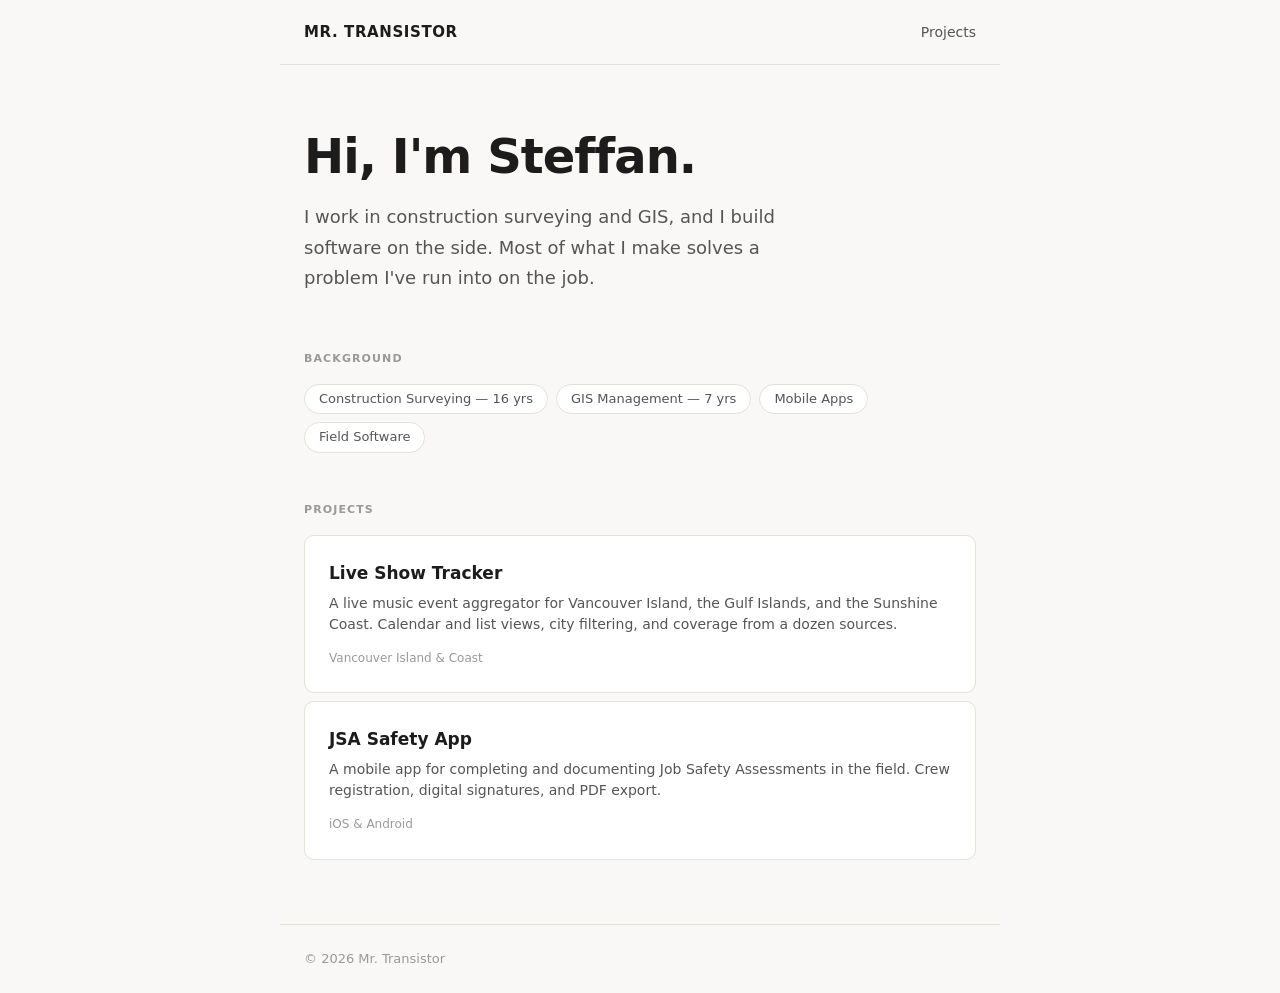
<file: index.html>
<!DOCTYPE html>
<html lang="en">
<head>
  <meta charset="UTF-8" />
  <meta name="viewport" content="width=device-width, initial-scale=1.0" />
  <title>Mr. Transistor</title>
  <meta name="description" content="Steffan builds field software on the side of a career in construction surveying and GIS — a mobile Job Safety Assessment app, and a live music event tracker for Vancouver Island and the coast." />
  <link rel="canonical" href="https://mrtransistor.ca/" />
  <meta property="og:type" content="website" />
  <meta property="og:site_name" content="Mr. Transistor" />
  <meta property="og:title" content="Mr. Transistor" />
  <meta property="og:description" content="Steffan builds field software on the side of a career in construction surveying and GIS — a mobile Job Safety Assessment app, and a live music event tracker for Vancouver Island and the coast." />
  <meta property="og:url" content="https://mrtransistor.ca/" />
  <link rel="icon" href="/favicon.svg" type="image/svg+xml" />
  <link rel="mask-icon" href="/favicon.svg" color="#1c1c1c" />
  <link rel="stylesheet" href="style.css" />
</head>
<body>

  <a class="skip-link" href="#main">Skip to content</a>

  <header>
    <a class="wordmark" href="/">MR. TRANSISTOR</a>
    <nav aria-label="Main">
      <a href="/projects/">Projects</a>
    </nav>
  </header>

  <main id="main">
    <div class="home-intro">
      <h1>Hi, I'm Steffan.</h1>
      <p>
        I work in construction surveying and GIS, and I build software on the side.
        Most of what I make solves a problem I've run into on the job.
      </p>
    </div>

    <div class="section-label">Background</div>
    <div class="tag-list">
      <span class="tag">Construction Surveying — 16 yrs</span>
      <span class="tag">GIS Management — 7 yrs</span>
      <span class="tag">Mobile Apps</span>
      <span class="tag">Field Software</span>
    </div>

    <div class="section-label">Projects</div>
    <div class="projects-grid">
      <a class="project-card" href="/projects/live-shows/">
        <h2>Live Show Tracker</h2>
        <p>A live music event aggregator for Vancouver Island, the Gulf Islands, and the Sunshine Coast. Calendar and list views, city filtering, and coverage from a dozen sources.</p>
        <div class="card-meta">Vancouver Island &amp; Coast</div>
      </a>
      <a class="project-card" href="/projects/job-safety-app/">
        <h2>JSA Safety App</h2>
        <p>A mobile app for completing and documenting Job Safety Assessments in the field. Crew registration, digital signatures, and PDF export.</p>
        <div class="card-meta">iOS &amp; Android</div>
      </a>
    </div>
  </main>

  <footer>
    &copy; 2026 Mr. Transistor
  </footer>

</body>
</html>
</file>
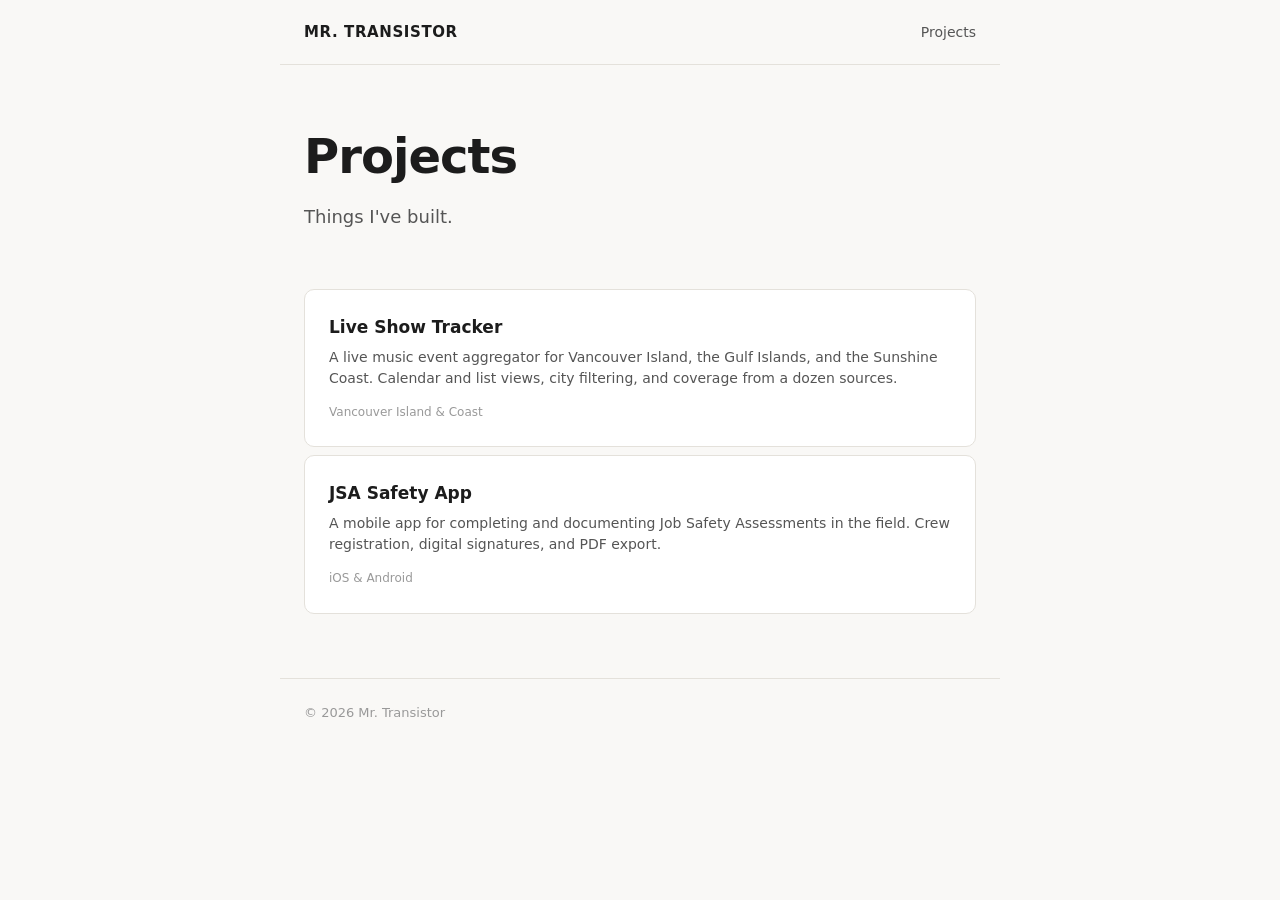
<file: projects/index.html>
<!DOCTYPE html>
<html lang="en">
<head>
  <meta charset="UTF-8" />
  <meta name="viewport" content="width=device-width, initial-scale=1.0" />
  <title>Projects — Mr. Transistor</title>
  <meta name="description" content="Two things I've built: the Live Show Tracker, a live music event aggregator for Vancouver Island, the Gulf Islands, and the Sunshine Coast; and a mobile Job Safety Assessment app for construction crews." />
  <link rel="canonical" href="https://mrtransistor.ca/projects/" />
  <meta property="og:type" content="website" />
  <meta property="og:site_name" content="Mr. Transistor" />
  <meta property="og:title" content="Projects" />
  <meta property="og:description" content="Two things I've built: the Live Show Tracker, a live music event aggregator for Vancouver Island, the Gulf Islands, and the Sunshine Coast; and a mobile Job Safety Assessment app for construction crews." />
  <meta property="og:url" content="https://mrtransistor.ca/projects/" />
  <link rel="icon" href="/favicon.svg" type="image/svg+xml" />
  <link rel="mask-icon" href="/favicon.svg" color="#1c1c1c" />
  <link rel="stylesheet" href="../style.css" />
</head>
<body>

  <a class="skip-link" href="#main">Skip to content</a>

  <header>
    <a class="wordmark" href="/">MR. TRANSISTOR</a>
    <nav aria-label="Main">
      <a href="/projects/" aria-current="page">Projects</a>
    </nav>
  </header>

  <main id="main">
    <div class="home-intro">
      <h1>Projects</h1>
      <p>Things I've built.</p>
    </div>

    <div class="projects-grid">
      <a class="project-card" href="/projects/live-shows/">
        <h2>Live Show Tracker</h2>
        <p>A live music event aggregator for Vancouver Island, the Gulf Islands, and the Sunshine Coast. Calendar and list views, city filtering, and coverage from a dozen sources.</p>
        <div class="card-meta">Vancouver Island &amp; Coast</div>
      </a>
      <a class="project-card" href="/projects/job-safety-app/">
        <h2>JSA Safety App</h2>
        <p>A mobile app for completing and documenting Job Safety Assessments in the field. Crew registration, digital signatures, and PDF export.</p>
        <div class="card-meta">iOS &amp; Android</div>
      </a>
    </div>
  </main>

  <footer>
    &copy; 2026 Mr. Transistor
  </footer>

</body>
</html>
</file>
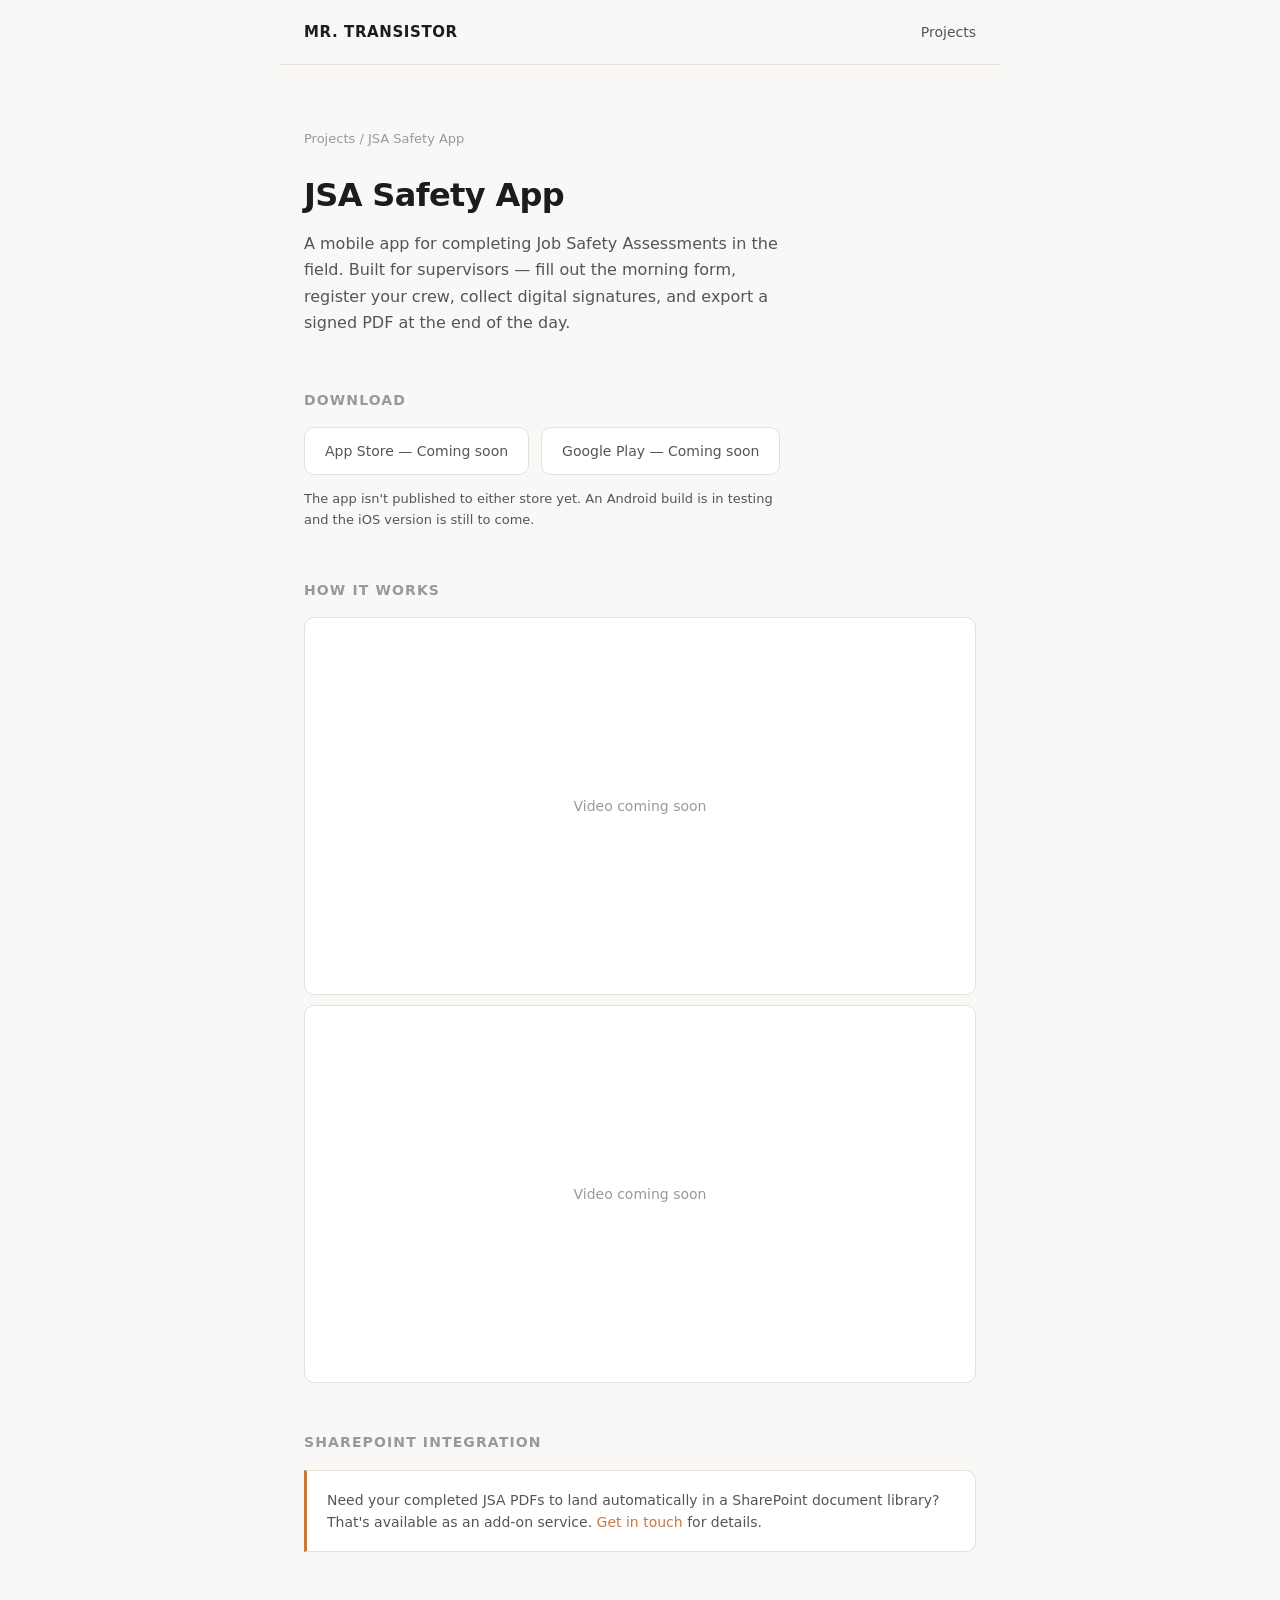
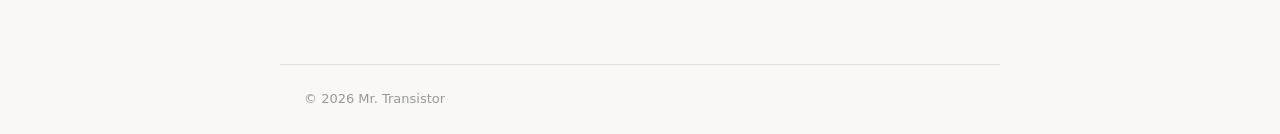
<file: projects/job-safety-app/index.html>
<!DOCTYPE html>
<html lang="en">
<head>
  <meta charset="UTF-8" />
  <meta name="viewport" content="width=device-width, initial-scale=1.0" />
  <title>JSA Safety App — Mr. Transistor</title>
  <meta name="description" content="A mobile app for completing Job Safety Assessments in the field: fill out the morning form, register your crew, collect digital signatures, and export a signed PDF. Optional SharePoint delivery add-on." />
  <link rel="canonical" href="https://mrtransistor.ca/projects/job-safety-app/" />
  <meta property="og:type" content="website" />
  <meta property="og:site_name" content="Mr. Transistor" />
  <meta property="og:title" content="JSA Safety App" />
  <meta property="og:description" content="A mobile app for completing Job Safety Assessments in the field: fill out the morning form, register your crew, collect digital signatures, and export a signed PDF. Optional SharePoint delivery add-on." />
  <meta property="og:url" content="https://mrtransistor.ca/projects/job-safety-app/" />
  <link rel="icon" href="/favicon.svg" type="image/svg+xml" />
  <link rel="mask-icon" href="/favicon.svg" color="#1c1c1c" />
  <link rel="stylesheet" href="../../style.css" />
</head>
<body>

  <a class="skip-link" href="#main">Skip to content</a>

  <header>
    <a class="wordmark" href="/">MR. TRANSISTOR</a>
    <nav aria-label="Main">
      <a href="/projects/">Projects</a>
    </nav>
  </header>

  <main id="main">
    <div class="breadcrumb">
      <a href="/projects/">Projects</a> / JSA Safety App
    </div>

    <div class="app-header">
      <h1>JSA Safety App</h1>
      <p>
        A mobile app for completing Job Safety Assessments in the field.
        Built for supervisors — fill out the morning form, register your crew,
        collect digital signatures, and export a signed PDF at the end of the day.
      </p>
    </div>

    <div class="app-section">
      <h2>Download</h2>
      <!-- Not on either store yet: an Android build exists, iOS has not been built.
           These are deliberately non-interactive labels, not links. Swap each one back
           to <a class="download-btn" href="STORE_URL"> once that listing is live. -->
      <div class="download-btns">
        <span class="download-btn is-soon">App Store &mdash; Coming soon</span>
        <span class="download-btn is-soon">Google Play &mdash; Coming soon</span>
      </div>
      <p class="app-note">
        The app isn't published to either store yet. An Android build is in testing
        and the iOS version is still to come.
      </p>
    </div>

    <div class="app-section">
      <h2>How it works</h2>
      <div class="video-placeholder">Video coming soon</div>
      <div class="video-placeholder">Video coming soon</div>
    </div>

    <div class="app-section">
      <h2>SharePoint Integration</h2>
      <div class="callout">
        <p>
          Need your completed JSA PDFs to land automatically in a SharePoint document library?
          That's available as an add-on service.
          <!-- TODO: mrtransistor.ca has NO MX records (confirmed 2026-09-26 against 8.8.8.8
               and 1.1.1.1), so mail to steffan@mrtransistor.ca bounces and never arrives.
               This is the site's only call to action. Either add MX records / email
               forwarding for the domain, or point this link at a mailbox that works. -->
          <a href="mailto:steffan@mrtransistor.ca">Get in touch</a> for details.
        </p>
      </div>
    </div>

  </main>

  <footer>
    &copy; 2026 Mr. Transistor
  </footer>

</body>
</html>
</file>
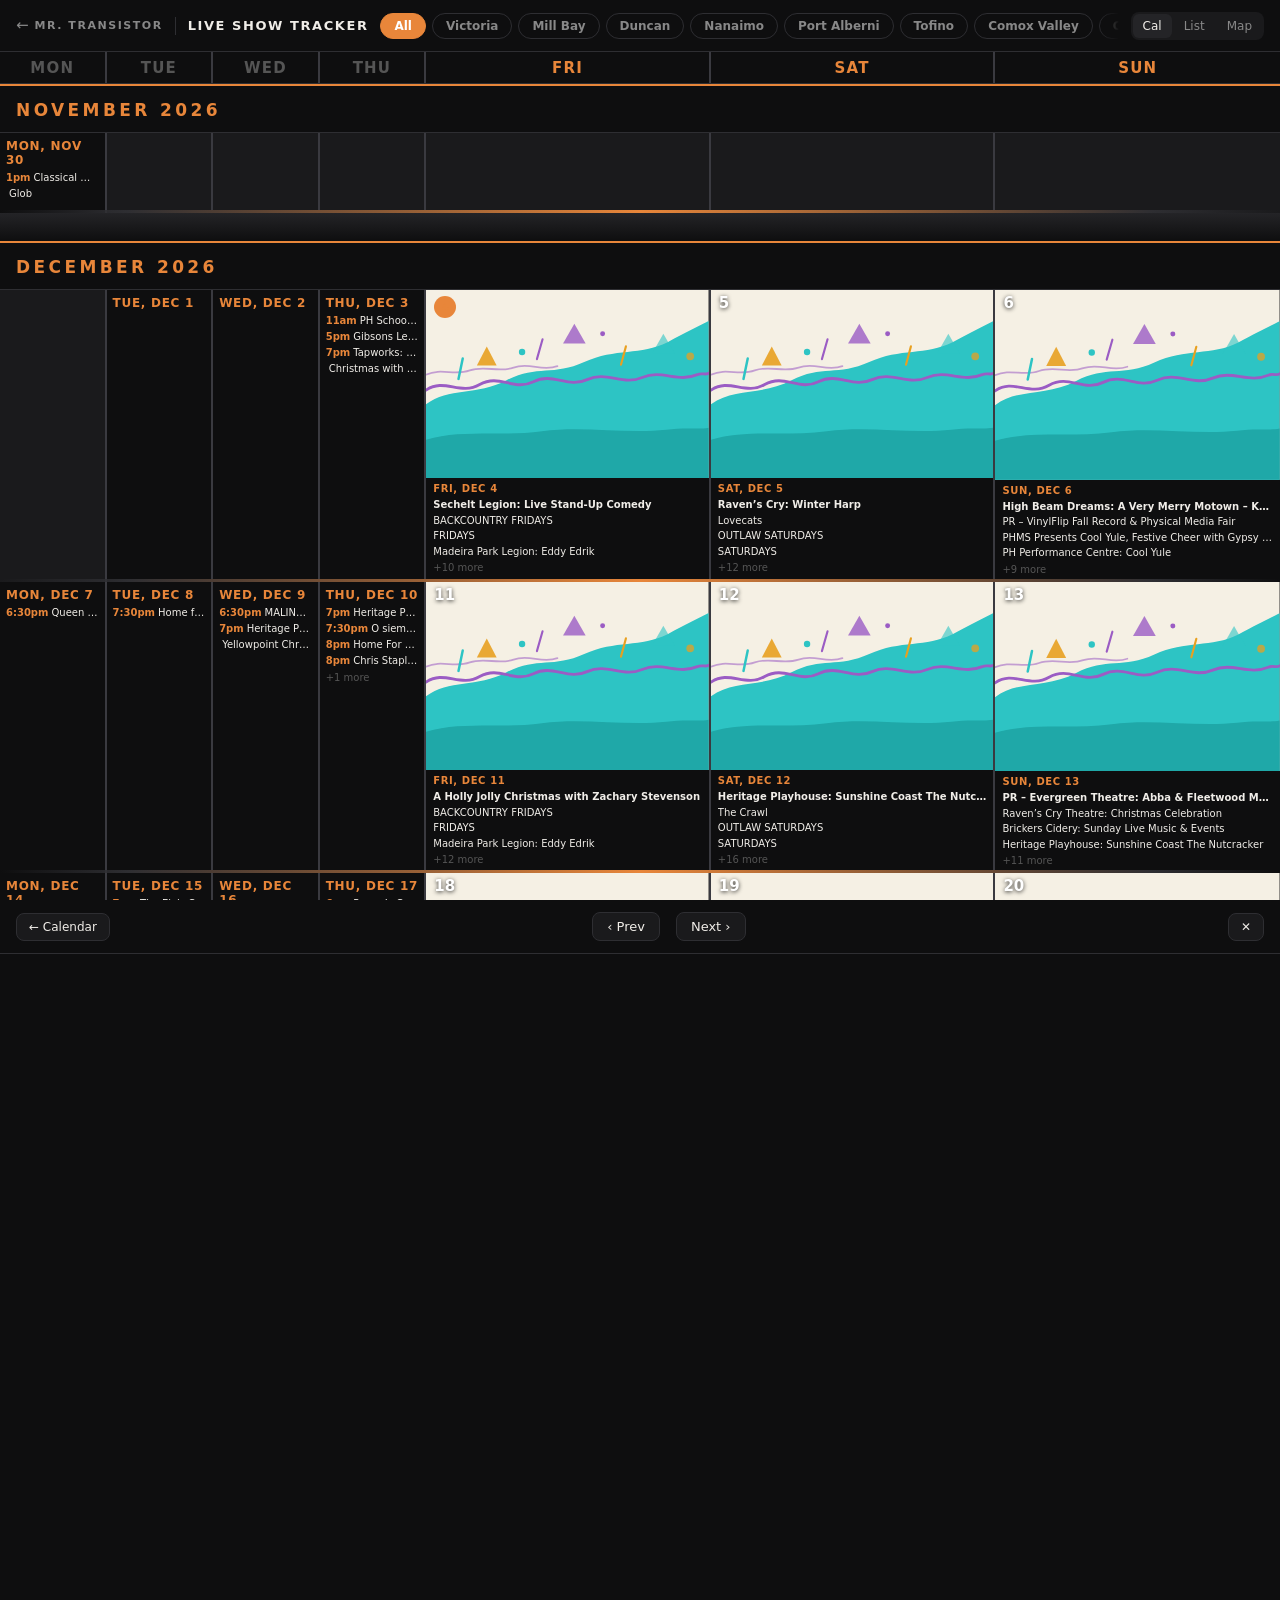
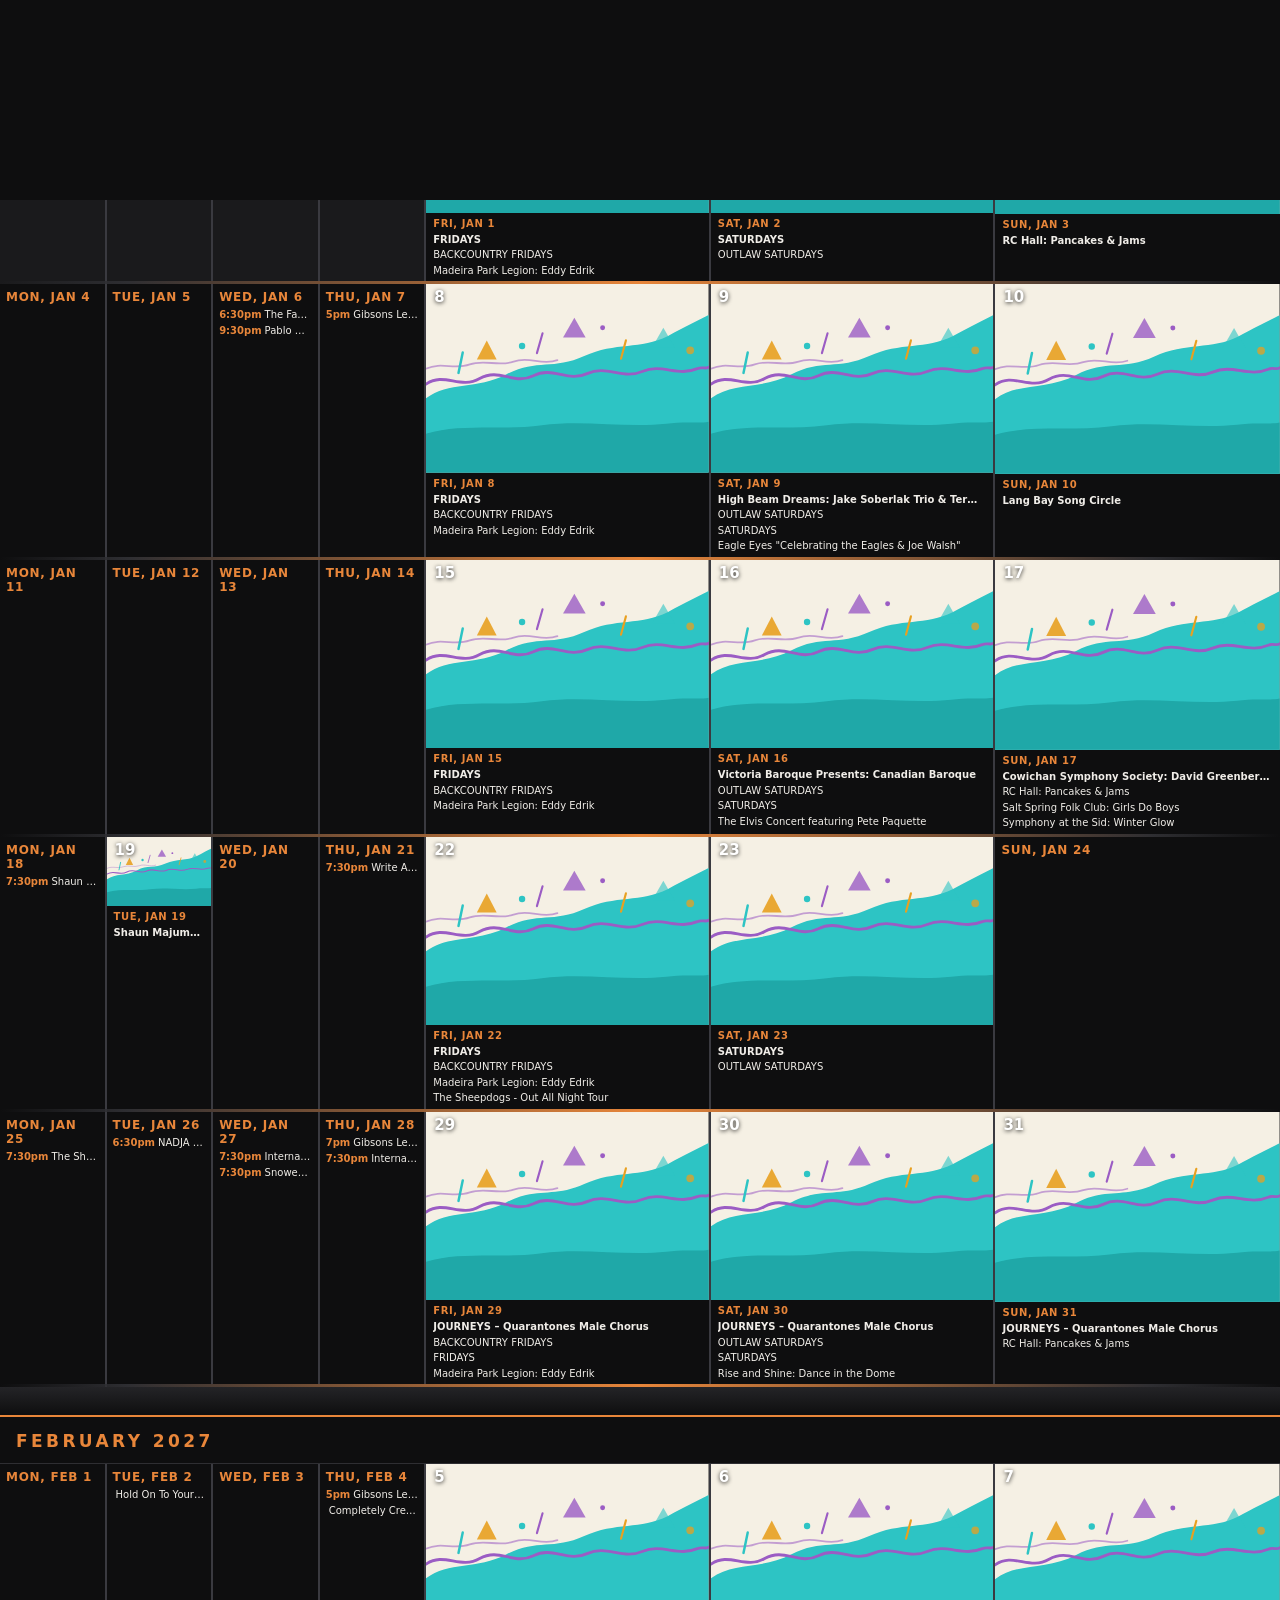
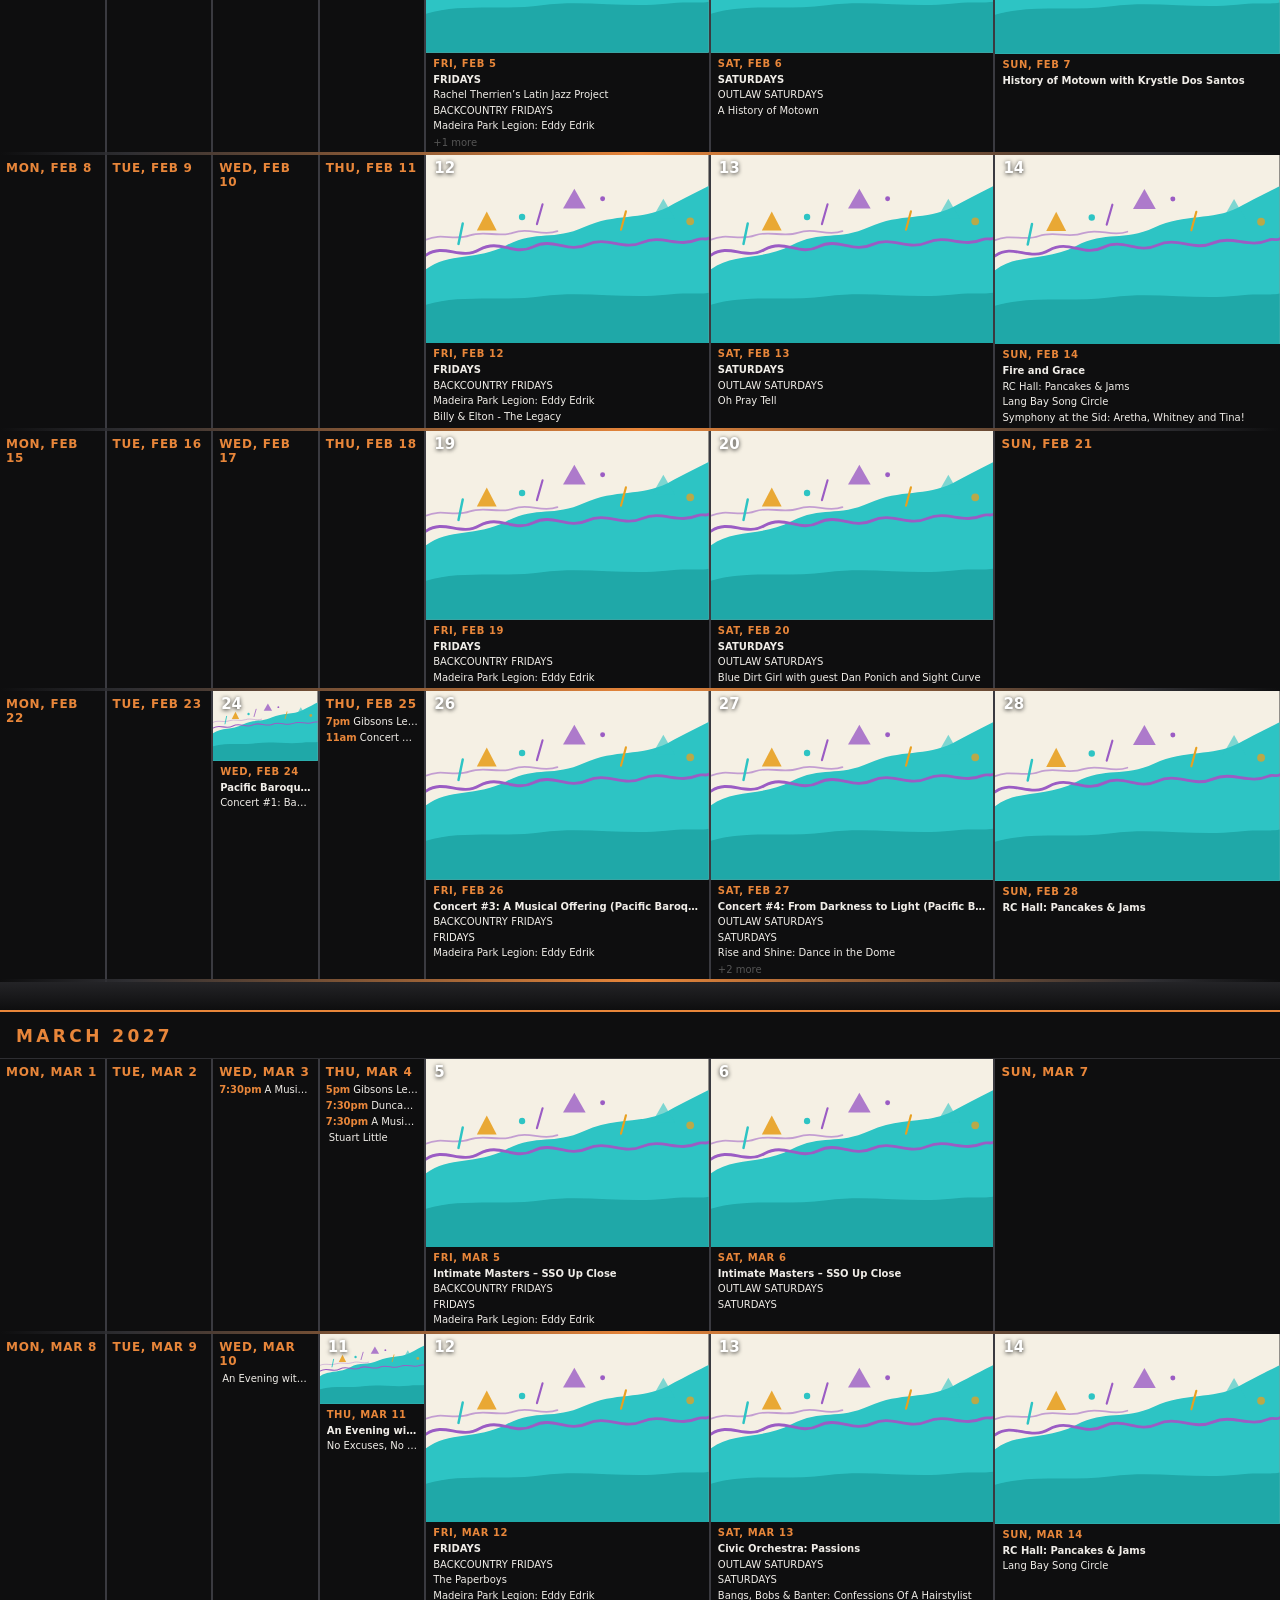
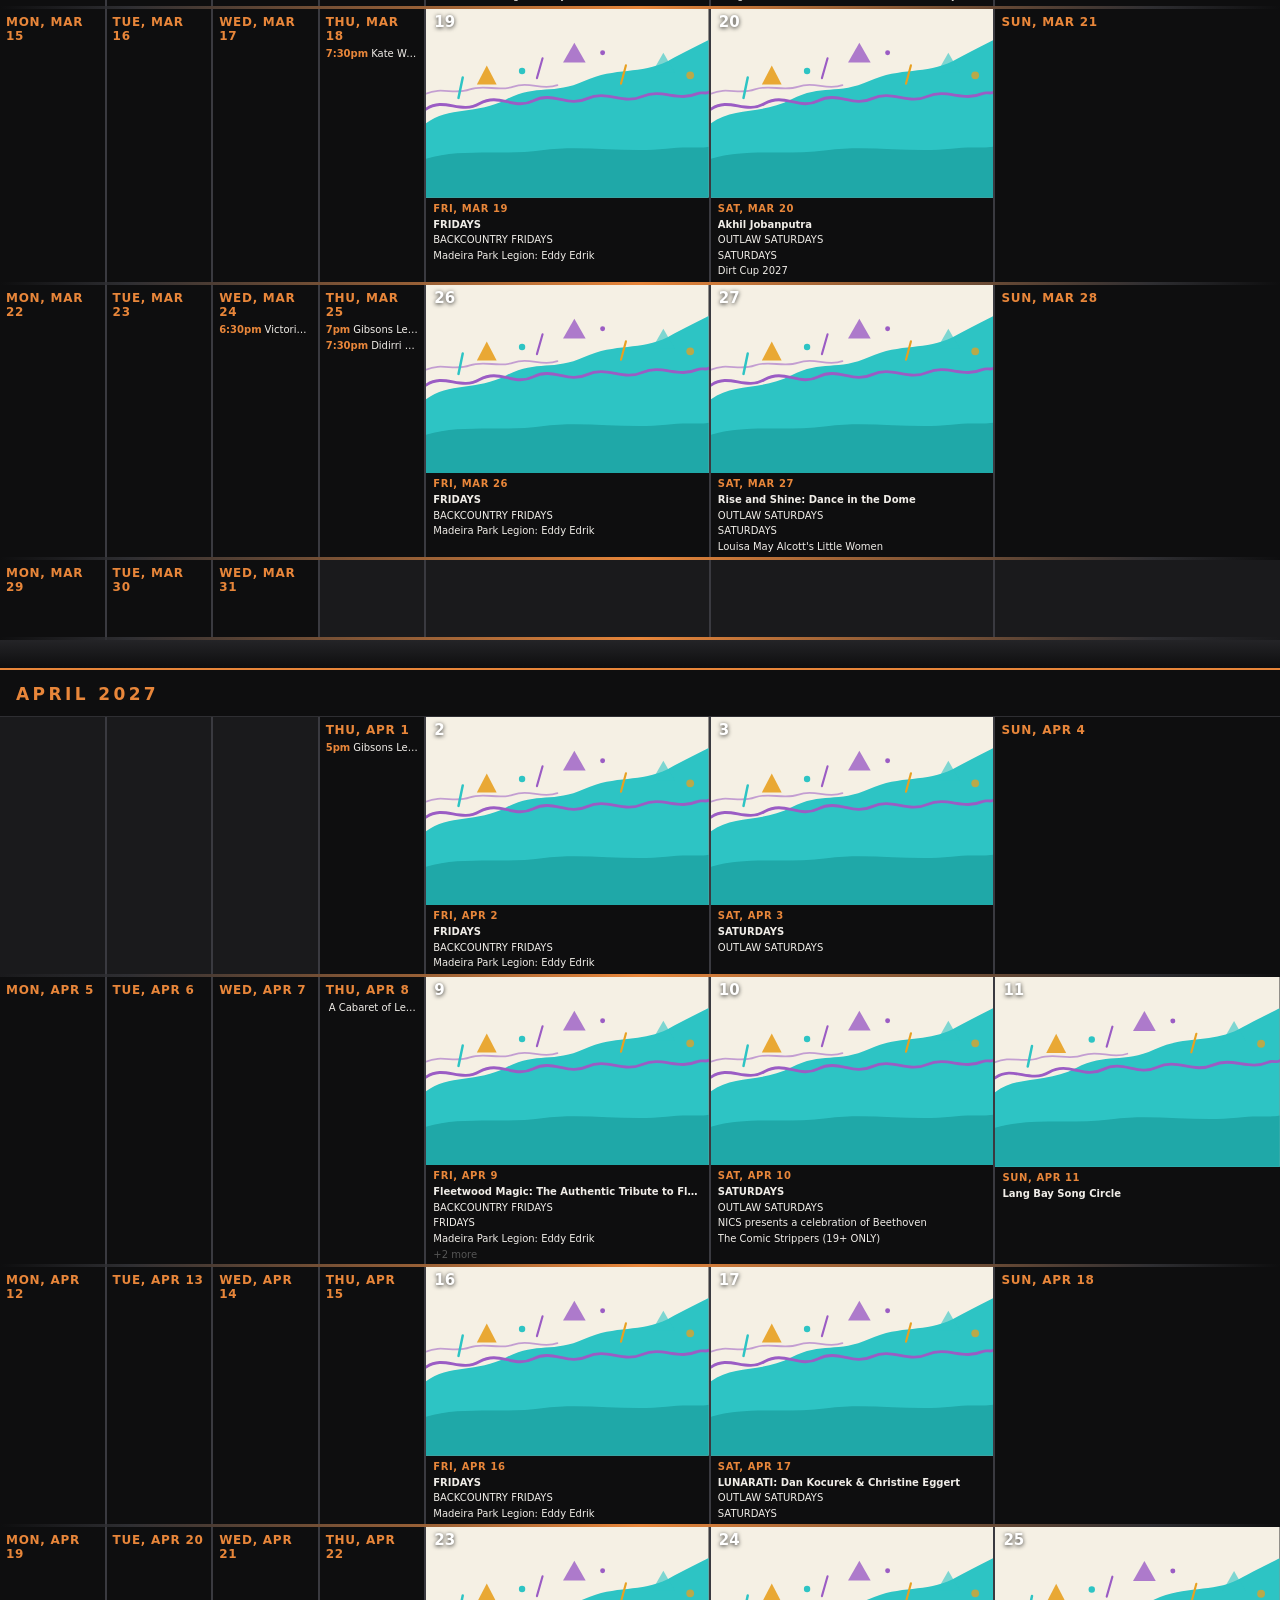
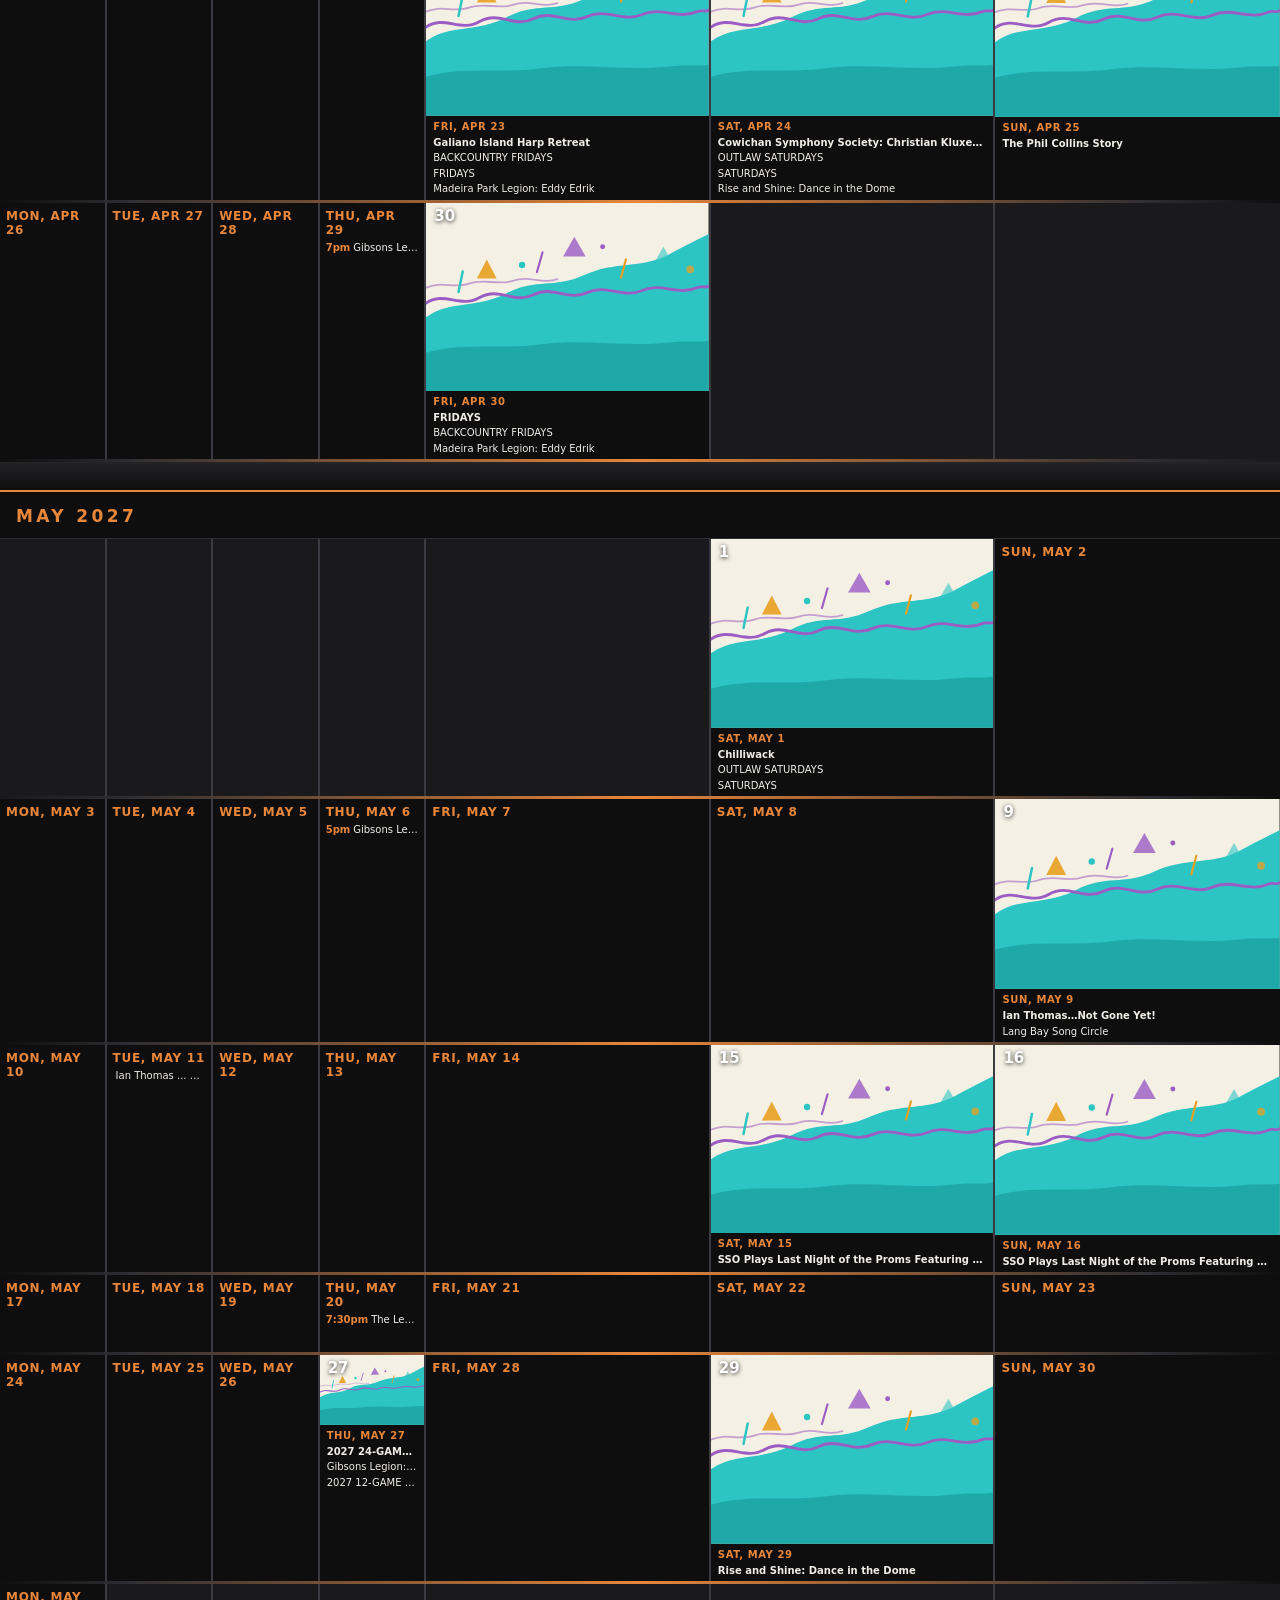
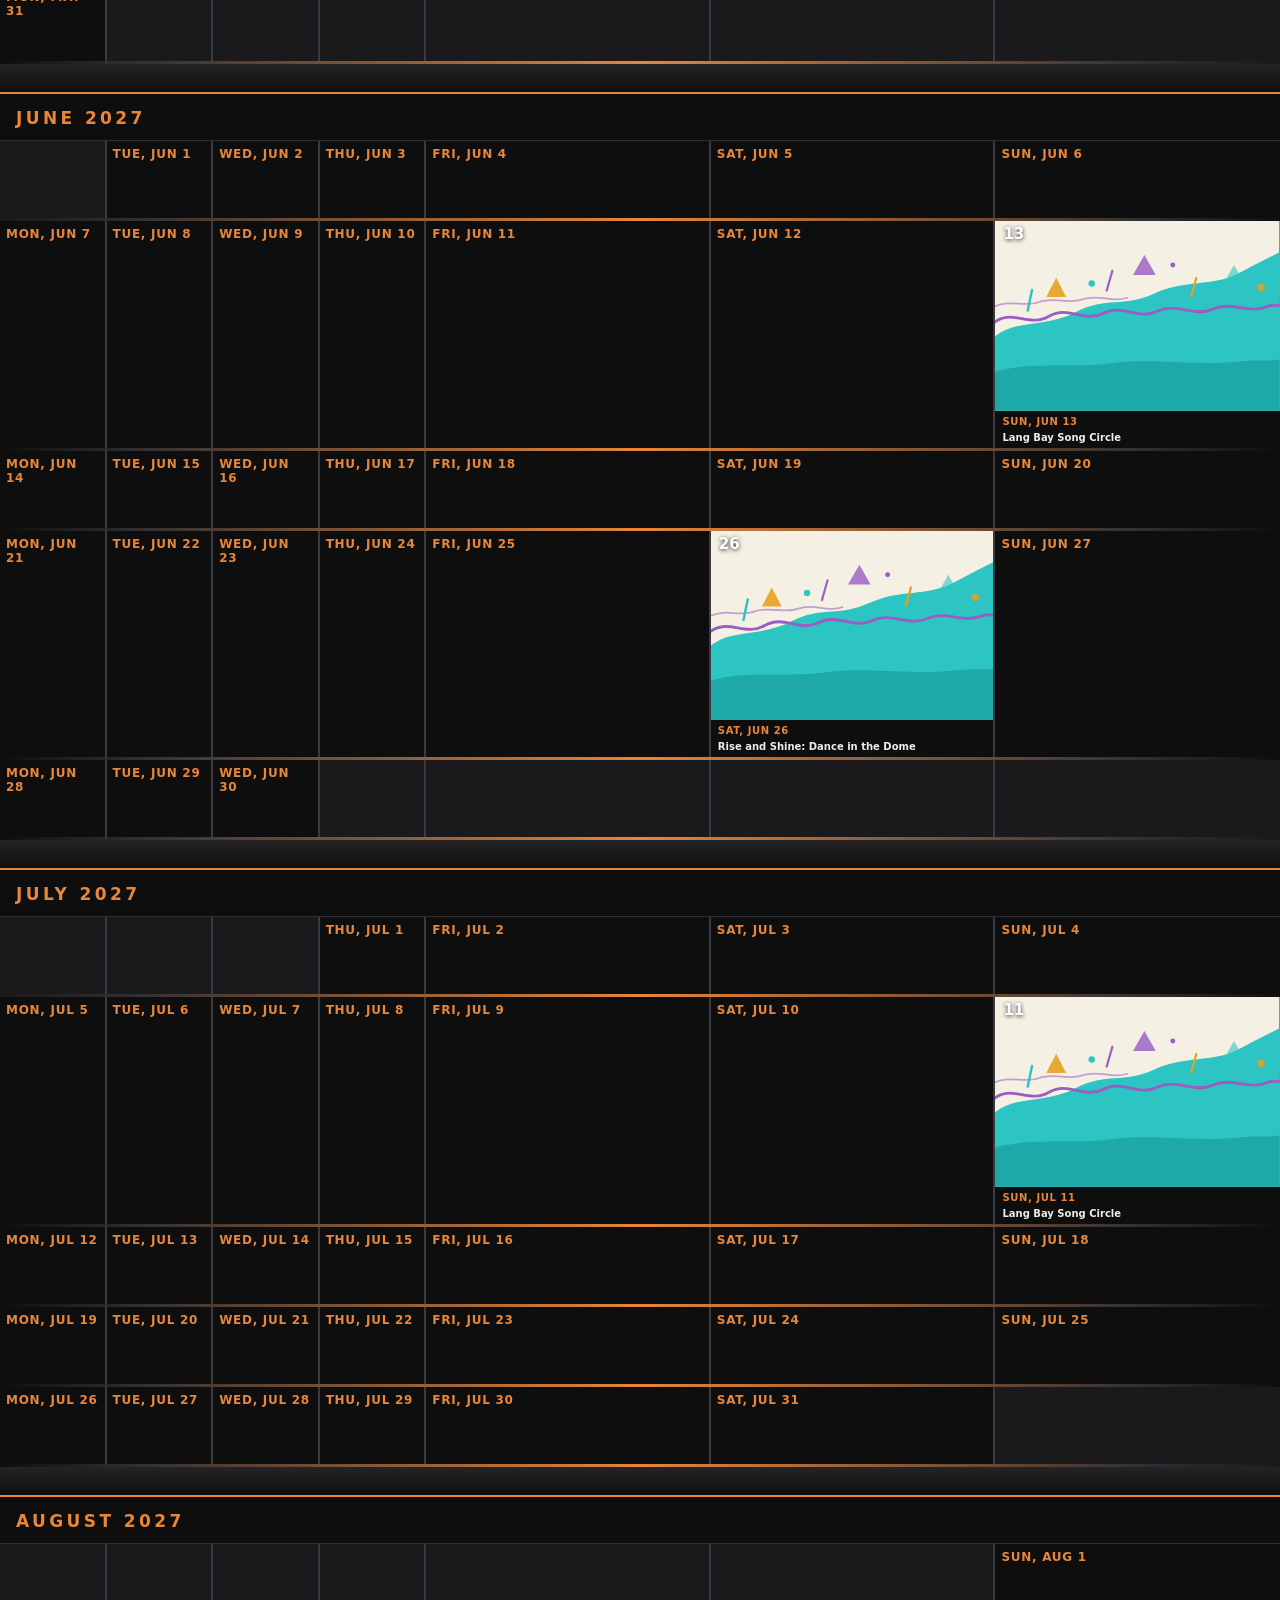
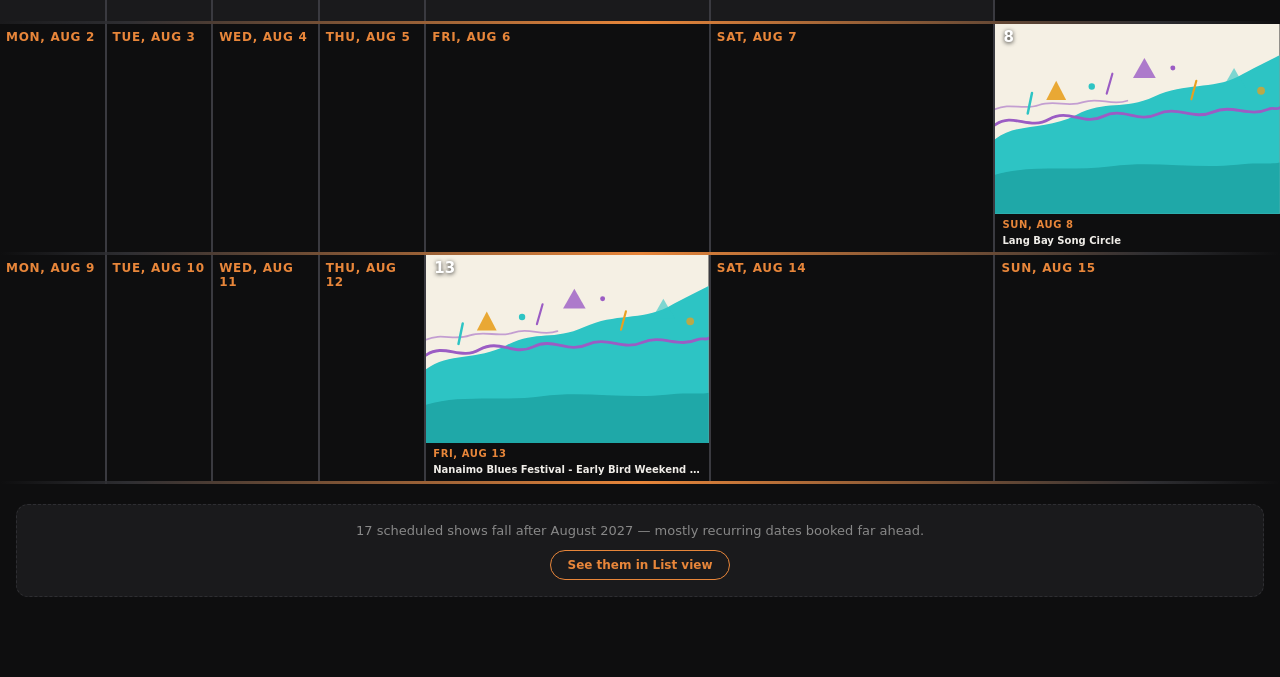
<file: projects/live-shows/index.html>
<!DOCTYPE html>
<html lang="en">
<head>
<meta charset="UTF-8">
<meta name="viewport" content="width=device-width, initial-scale=1.0">
<title>Live Show Tracker — Vancouver Island</title>
<meta name="description" content="A live music event aggregator for Vancouver Island, the Gulf Islands, and the Sunshine Coast. Hundreds of upcoming shows pulled from local venue and community listings, in a calendar or list view, filterable by city." />
<link rel="canonical" href="https://mrtransistor.ca/projects/live-shows/" />
<meta property="og:type" content="website" />
<meta property="og:site_name" content="Mr. Transistor" />
<meta property="og:title" content="Live Show Tracker" />
<meta property="og:description" content="A live music event aggregator for Vancouver Island, the Gulf Islands, and the Sunshine Coast. Hundreds of upcoming shows pulled from local venue and community listings, in a calendar or list view, filterable by city." />
<meta property="og:url" content="https://mrtransistor.ca/projects/live-shows/" />
<link rel="icon" href="/favicon.svg" type="image/svg+xml" />
<link rel="mask-icon" href="/favicon.svg" color="#1c1c1c" />
<link rel="stylesheet" href="style.css">
</head>
<body>

<header>
  <a class="home-link" href="/" aria-label="Back to Mr. Transistor home">
    <span class="home-arrow" aria-hidden="true">←</span>
    <span class="wordmark">Mr. Transistor</span>
  </a>
  <span class="header-divider" aria-hidden="true"></span>
  <span class="logo">Live Show Tracker</span>
  <!-- Filter pills scroll horizontally; the view toggle is pinned outside that
       scroll region so it stays reachable on narrow viewports. -->
  <div class="header-actions">
    <div class="city-filter" id="city-filter"></div>
  </div>
  <div class="view-toggle">
    <button class="toggle-btn active" id="btn-cal" data-view="cal">Cal</button>
    <button class="toggle-btn" id="btn-list" data-view="list">List</button>
    <button class="toggle-btn" id="btn-map" data-view="map">Map</button>
  </div>
</header>

<!-- Calendar view -->
<div id="cal-view" class="main-view active">
  <div class="week-col-headers">
    <div class="wch-cell">Mon</div>
    <div class="wch-cell">Tue</div>
    <div class="wch-cell">Wed</div>
    <div class="wch-cell">Thu</div>
    <div class="wch-cell weekend">Fri</div>
    <div class="wch-cell weekend">Sat</div>
    <div class="wch-cell weekend">Sun</div>
  </div>
  <div id="cal-body"></div>
</div>

<!-- List view -->
<div id="list-view" class="main-view">
  <div id="list-body"></div>
</div>

<!-- Map view -->
<div id="map-view" class="main-view">
  <div class="map-placeholder">
    <div class="map-placeholder-inner">
      <div class="map-icon">◉</div>
      <div class="map-label">Map view coming soon</div>
      <div class="map-sub">Will show events for the date range you're viewing</div>
    </div>
  </div>
</div>

<!-- Day detail panel -->
<div id="day-panel" class="day-panel" aria-hidden="true">
  <div class="day-panel-header">
    <button class="day-back-btn" id="day-back">← Calendar</button>
    <div class="day-nav-group">
      <button class="day-nav-btn" id="day-prev">‹ Prev</button>
      <span class="day-panel-title" id="day-panel-title"></span>
      <button class="day-nav-btn" id="day-next">Next ›</button>
    </div>
    <button class="day-close-btn" id="day-close">✕</button>
  </div>
  <div class="bubble-grid" id="bubble-grid"></div>
</div>

<script src="app.js"></script>
</body>
</html>
</file>
<file: style.css>
*, *::before, *::after { box-sizing: border-box; margin: 0; padding: 0; }

:root {
  --bg: #f9f8f6;
  --surface: #ffffff;
  --text: #1c1c1c;
  --mid: #555;
  --light: #999;
  --accent: #c87941;
  --border: #e4e1db;
  --max: 720px;
}

body {
  background: var(--bg);
  color: var(--text);
  font-family: -apple-system, BlinkMacSystemFont, 'Segoe UI', system-ui, sans-serif;
  font-size: 16px;
  line-height: 1.6;
  min-height: 100vh;
}

a { color: var(--accent); text-decoration: none; }
a:hover { text-decoration: underline; }

.skip-link {
  position: absolute;
  left: -9999px;
  top: 0;
}
.skip-link:focus {
  left: 8px;
  top: 8px;
  z-index: 10;
  background: var(--surface);
  border: 1px solid var(--border);
  border-radius: 8px;
  padding: 8px 14px;
  font-size: 13px;
  color: var(--text);
  text-decoration: none;
}

/* ── Layout ── */
header {
  border-bottom: 1px solid var(--border);
  padding: 20px 24px;
  display: flex;
  align-items: center;
  justify-content: space-between;
  max-width: var(--max);
  margin: 0 auto;
}

.wordmark {
  font-size: 15px;
  font-weight: 700;
  letter-spacing: 0.04em;
  color: var(--text);
}
.wordmark:hover { color: var(--accent); text-decoration: none; }

nav { display: flex; gap: 24px; }
nav a { font-size: 14px; color: var(--mid); }
nav a:hover { color: var(--text); text-decoration: none; }

main {
  max-width: var(--max);
  margin: 0 auto;
  padding: 64px 24px;
}

footer {
  border-top: 1px solid var(--border);
  max-width: var(--max);
  margin: 0 auto;
  padding: 24px;
  font-size: 13px;
  color: var(--light);
}

/* ── Home ── */
.home-intro { margin-bottom: 56px; }
.home-intro h1 {
  font-size: clamp(2rem, 6vw, 3rem);
  font-weight: 700;
  line-height: 1.15;
  letter-spacing: -0.02em;
  margin-bottom: 18px;
}
.home-intro p {
  font-size: 18px;
  color: var(--mid);
  max-width: 520px;
  line-height: 1.7;
}

.section-label {
  font-size: 11px;
  font-weight: 700;
  text-transform: uppercase;
  letter-spacing: 0.1em;
  color: var(--light);
  margin-bottom: 16px;
}

.tag-list { display: flex; flex-wrap: wrap; gap: 8px; margin-bottom: 48px; }
.tag {
  font-size: 13px;
  background: var(--surface);
  border: 1px solid var(--border);
  border-radius: 999px;
  padding: 4px 14px;
  color: var(--mid);
}

/* ── Projects list ── */
.projects-grid { display: flex; flex-direction: column; gap: 8px; }

.project-card {
  display: block;
  background: var(--surface);
  border: 1px solid var(--border);
  border-radius: 10px;
  padding: 24px;
  color: inherit;
  text-decoration: none;
  transition: border-color 0.15s;
}
.project-card:hover { border-color: var(--accent); text-decoration: none; }
.project-card h2 { font-size: 17px; font-weight: 600; margin-bottom: 6px; }
.project-card p { font-size: 14px; color: var(--mid); line-height: 1.5; }
.project-card .card-meta {
  margin-top: 14px;
  font-size: 12px;
  color: var(--light);
}

/* ── App page ── */
.breadcrumb { font-size: 13px; color: var(--light); margin-bottom: 20px; }
.breadcrumb a { color: var(--light); }
.breadcrumb a:hover { color: var(--mid); }

.app-header { margin-bottom: 52px; }
.app-header h1 {
  font-size: 2rem;
  font-weight: 700;
  letter-spacing: -0.02em;
  margin-bottom: 10px;
}
.app-header p { font-size: 16px; color: var(--mid); max-width: 480px; line-height: 1.65; }

.app-section { margin-bottom: 48px; }
.app-section h2 { font-size: 14px; font-weight: 700; text-transform: uppercase; letter-spacing: 0.08em; color: var(--light); margin-bottom: 16px; }

.download-btns { display: flex; gap: 12px; flex-wrap: wrap; }
.download-btn {
  display: inline-flex;
  align-items: center;
  gap: 8px;
  background: var(--text);
  color: #fff;
  border-radius: 10px;
  padding: 12px 20px;
  font-size: 14px;
  font-weight: 600;
  transition: opacity 0.15s;
}
.download-btn:hover { opacity: 0.75; text-decoration: none; color: #fff; }

/* Non-interactive placeholder for a store listing that isn't live yet. */
.download-btn.is-soon {
  background: var(--surface);
  border: 1px solid var(--border);
  color: var(--mid);
  font-weight: 500;
  cursor: default;
}
.download-btn.is-soon:hover { opacity: 1; color: var(--mid); }

.app-note {
  margin-top: 14px;
  font-size: 13px;
  color: var(--mid);
  max-width: 480px;
}

.video-placeholder {
  background: var(--surface);
  border: 1px solid var(--border);
  border-radius: 10px;
  aspect-ratio: 16 / 9;
  display: flex;
  align-items: center;
  justify-content: center;
  color: var(--light);
  font-size: 14px;
  margin-bottom: 10px;
}

.callout {
  background: var(--surface);
  border: 1px solid var(--border);
  border-left: 3px solid var(--accent);
  border-radius: 0 10px 10px 0;
  padding: 18px 20px;
}
.callout p { font-size: 14px; color: var(--mid); line-height: 1.6; }
</file>
<file: projects/live-shows/style.css>
/* ── Reset & Base ─────────────────────────────────────────────────── */
*, *::before, *::after { box-sizing: border-box; margin: 0; padding: 0; }

:root {
  --bg:        #0e0e0f;
  --surface:   #1a1a1c;
  --surface2:  #242427;
  --border:    #2e2e32;
  --text:      #f0ede8;
  --mid:       #888;
  --muted:     #555;
  --accent:    #e8863a;
  --accent2:   #c86a22;
  --vic:       #4a9eff;
  --nan:       #a78bfa;
  --radius:    12px;
  --font:      -apple-system, BlinkMacSystemFont, 'Segoe UI', system-ui, sans-serif;

  --flex-weekday:  1;
  --flex-weekend:  2.67;
  --flex-expanded: 3.5;
  --flex-shrunk:   0.65;

  --basis-weekday: calc(100% / 12.01);
  --basis-weekend: calc(100% * 2.67 / 12.01);

  --header-h:    52px;
  --colheader-h: 32px;
}

html { font-family: var(--font); background: var(--bg); color: var(--text); font-size: 16px; }
body { min-height: 100dvh; overflow-x: hidden; }
a { color: inherit; text-decoration: none; }
button { font-family: inherit; cursor: pointer; }

/* ── Header ──────────────────────────────────────────────────────── */
header {
  position: sticky; top: 0; z-index: 200;
  background: var(--bg);
  border-bottom: 1px solid var(--border);
  padding: 0 16px;
  height: var(--header-h);
  display: flex; align-items: center; justify-content: space-between;
  gap: 12px;
}
.logo {
  font-size: 13px; font-weight: 700;
  letter-spacing: .12em; text-transform: uppercase;
  white-space: nowrap;
  flex-shrink: 0;
}

/* Link back to the parent site — this page doesn't share the root stylesheet,
   so the wordmark is restyled here against this page's tokens. */
.home-link {
  display: flex; align-items: center; gap: 6px;
  flex-shrink: 0;
  color: var(--mid);
  padding: 6px 0;
  transition: color .15s;
}
.home-link:hover, .home-link:focus-visible { color: var(--accent); }
.home-arrow { font-size: 15px; line-height: 1; }
.wordmark {
  font-size: 11px; font-weight: 700;
  letter-spacing: .14em; text-transform: uppercase;
  white-space: nowrap;
}
.header-divider {
  width: 1px; height: 18px; flex-shrink: 0;
  background: var(--border);
}

/* Scrolling filter row. Right-edge fade hints that more pills exist. */
.header-actions {
  display: flex; align-items: center; gap: 10px;
  flex: 1 1 auto; min-width: 0;
  overflow-x: auto; scrollbar-width: none;
  -webkit-mask-image: linear-gradient(to right, #000 calc(100% - 22px), transparent 100%);
          mask-image: linear-gradient(to right, #000 calc(100% - 22px), transparent 100%);
}
.header-actions::-webkit-scrollbar { display: none; }

/* ── City Filter ─────────────────────────────────────────────────── */
.city-filter { display: flex; gap: 6px; }
.filter-btn {
  padding: 5px 13px; border-radius: 999px; font-size: 12px; font-weight: 600;
  border: 1px solid var(--border); background: transparent; color: var(--mid);
  white-space: nowrap; transition: all .15s;
}
.filter-btn.active  { background: var(--accent); border-color: var(--accent); color: #fff; }
.filter-btn:hover:not(.active) { border-color: var(--muted); color: var(--text); }

/* ── View Toggle ─────────────────────────────────────────────────── */
.view-toggle {
  display: flex; gap: 2px;
  background: var(--surface); border-radius: 8px; padding: 2px; flex-shrink: 0;
}
.toggle-btn {
  padding: 5px 10px; border-radius: 6px; font-size: 12px; border: none;
  background: transparent; color: var(--mid); transition: all .15s;
}
.toggle-btn.active { background: var(--surface2); color: var(--text); }

/* ── Main Views ──────────────────────────────────────────────────── */
.main-view { display: none; }
.main-view.active { display: block; }

/* ── Week Column Headers ─────────────────────────────────────────── */
.week-col-headers {
  display: flex;
  position: sticky;
  top: var(--header-h);
  z-index: 190;
  background: var(--bg);
  border-bottom: 1px solid var(--border);
  height: var(--colheader-h);
}
.wch-cell {
  flex: 1 1 var(--basis-weekday);
  min-width: 0;
  display: flex; align-items: center; justify-content: center;
  font-size: 15px; font-weight: 900; letter-spacing: .08em;
  text-transform: uppercase; color: var(--muted);
  transition: flex .25s ease;
  border-right: 2px solid #3a3a40;
}
.wch-cell:last-child { border-right: none; }
.wch-cell.weekend { flex: 2.67 1 var(--basis-weekend); color: var(--accent); }

/* ── Calendar Body ───────────────────────────────────────────────── */
#cal-body { padding-bottom: 80px; }

/* ── Beyond-horizon note ─────────────────────────────────────────── */
/* The calendar stops at a fixed forward window; anything further out is
   reachable in List view via this note. */
.cal-overflow-note {
  margin: 20px 16px 0;
  padding: 16px;
  border: 1px dashed var(--border);
  border-radius: var(--radius);
  background: var(--surface);
  color: var(--mid);
  font-size: 13px; line-height: 1.5;
  text-align: center;
}
.cal-overflow-btn {
  display: inline-block; margin-top: 10px;
  padding: 7px 16px; border-radius: 999px;
  border: 1px solid var(--accent);
  background: transparent; color: var(--accent);
  font-size: 12px; font-weight: 700;
  transition: background .15s, color .15s;
}
.cal-overflow-btn:hover { background: var(--accent); color: #fff; }

/* ── Month Break & Label ─────────────────────────────────────────── */
.month-break {
  height: 28px;
  background: linear-gradient(to bottom, var(--surface2), var(--bg));
}
.month-label {
  font-size: 17px; font-weight: 900; letter-spacing: .2em;
  text-transform: uppercase; color: var(--accent);
  padding: 14px 16px 12px;
  position: sticky;
  top: calc(var(--header-h) + var(--colheader-h));
  z-index: 180;
  background: var(--bg);
  border-top: 2px solid var(--accent);
  border-bottom: 1px solid var(--border);
}

/* ── Week Row ────────────────────────────────────────────────────── */
.week-row {
  display: flex;
  min-height: 80px;
  position: relative;
}
.week-row::after {
  content: '';
  position: absolute;
  bottom: 0; left: 0; right: 0;
  height: 3px;
  background: linear-gradient(to right, transparent 0%, var(--border) 10%, var(--accent) 50%, var(--border) 90%, transparent 100%);
}

/* ── Day Column ──────────────────────────────────────────────────── */
.day-col {
  flex: 1 1 var(--basis-weekday);
  min-width: 0;
  border-right: 2px solid #3a3a40;
  overflow: hidden;
  transition: flex .25s ease;
  position: relative;
}
.day-col:last-child { border-right: none; }
.day-col.weekend { flex: 2.67 1 var(--basis-weekend); }
.day-col.has-events { cursor: pointer; }

/* Hover only on days that have events */
.week-row:has(.day-col.weekday.has-events:hover) .day-col.weekday:not(:hover) {
  flex: var(--flex-shrunk);
}
.week-row:has(.day-col.weekday.has-events:hover) .day-col.weekend {
  flex: calc(var(--flex-weekend) * 0.75);
}
.day-col.weekday.has-events:hover {
  flex: var(--flex-expanded);
}

/* Header sync on hover */
.week-col-headers.day-hover-0 .wch-cell:nth-child(1) { flex: var(--flex-expanded); }
.week-col-headers.day-hover-0 .wch-cell:nth-child(2),
.week-col-headers.day-hover-0 .wch-cell:nth-child(3),
.week-col-headers.day-hover-0 .wch-cell:nth-child(4) { flex: var(--flex-shrunk); }
.week-col-headers.day-hover-0 .wch-cell:nth-child(5),
.week-col-headers.day-hover-0 .wch-cell:nth-child(6),
.week-col-headers.day-hover-0 .wch-cell:nth-child(7) { flex: calc(var(--flex-weekend) * 0.75); }

.week-col-headers.day-hover-1 .wch-cell:nth-child(2) { flex: var(--flex-expanded); }
.week-col-headers.day-hover-1 .wch-cell:nth-child(1),
.week-col-headers.day-hover-1 .wch-cell:nth-child(3),
.week-col-headers.day-hover-1 .wch-cell:nth-child(4) { flex: var(--flex-shrunk); }
.week-col-headers.day-hover-1 .wch-cell:nth-child(5),
.week-col-headers.day-hover-1 .wch-cell:nth-child(6),
.week-col-headers.day-hover-1 .wch-cell:nth-child(7) { flex: calc(var(--flex-weekend) * 0.75); }

.week-col-headers.day-hover-2 .wch-cell:nth-child(3) { flex: var(--flex-expanded); }
.week-col-headers.day-hover-2 .wch-cell:nth-child(1),
.week-col-headers.day-hover-2 .wch-cell:nth-child(2),
.week-col-headers.day-hover-2 .wch-cell:nth-child(4) { flex: var(--flex-shrunk); }
.week-col-headers.day-hover-2 .wch-cell:nth-child(5),
.week-col-headers.day-hover-2 .wch-cell:nth-child(6),
.week-col-headers.day-hover-2 .wch-cell:nth-child(7) { flex: calc(var(--flex-weekend) * 0.75); }

.week-col-headers.day-hover-3 .wch-cell:nth-child(4) { flex: var(--flex-expanded); }
.week-col-headers.day-hover-3 .wch-cell:nth-child(1),
.week-col-headers.day-hover-3 .wch-cell:nth-child(2),
.week-col-headers.day-hover-3 .wch-cell:nth-child(3) { flex: var(--flex-shrunk); }
.week-col-headers.day-hover-3 .wch-cell:nth-child(5),
.week-col-headers.day-hover-3 .wch-cell:nth-child(6),
.week-col-headers.day-hover-3 .wch-cell:nth-child(7) { flex: calc(var(--flex-weekend) * 0.75); }

/* ── Out-of-month blank cell ─────────────────────────────────────── */
.day-col.out-of-month { background: var(--surface); cursor: default; }

/* ── Featured cell ───────────────────────────────────────────────── */
.day-col.featured { min-height: 160px; }

.day-thumb {
  width: 100%; aspect-ratio: 3/2;
  object-fit: cover; object-position: center;
  display: block;
}

/* Jazz cup filler — SVG fills the container */
.jazz-cup-filler {
  width: 100%; aspect-ratio: 3/2;
  display: block; overflow: hidden;
}
.jazz-cup-filler svg {
  width: 100%; height: 100%; display: block;
}

/* Hover overlay showing event count */
.day-col.featured .day-thumb-wrap {
  position: relative; overflow: hidden;
}
.day-col.featured .day-thumb-wrap::after {
  content: attr(data-count);
  position: absolute; inset: 0;
  background: rgba(0,0,0,.65);
  color: #fff;
  font-size: 20px; font-weight: 700;
  display: flex; align-items: center; justify-content: center;
  opacity: 0;
  transition: opacity .18s;
  pointer-events: none;
}
.day-col.featured.has-events:hover .day-thumb-wrap::after { opacity: 1; }

/* Caption below thumbnail */
.day-caption { padding: 5px 7px 7px; }
.day-caption-date {
  font-size: 10px; font-weight: 800; color: var(--accent);
  letter-spacing: .06em; text-transform: uppercase; margin-bottom: 4px;
}
.day-caption-acts { display: flex; flex-direction: column; gap: 2px; }
.day-caption-act {
  font-size: 10px; color: var(--text);
  white-space: nowrap; overflow: hidden; text-overflow: ellipsis;
  line-height: 1.35;
}
.day-caption-act.featured-act { font-weight: 700; }
.day-caption-more { font-size: 10px; color: var(--muted); margin-top: 2px; }

/* ── Compact cell ────────────────────────────────────────────────── */
.day-col.compact { padding: 6px; }
.compact-day-num { font-size: 12px; font-weight: 900; color: var(--accent); letter-spacing: .06em; text-transform: uppercase; margin-bottom: 4px; }
.day-col.today .compact-day-num,
.day-col.today .featured-day-num { color: var(--accent); }
.compact-event-list { display: flex; flex-direction: column; gap: 3px; }
.compact-ev {
  font-size: 10px; color: var(--text);
  white-space: nowrap; overflow: hidden; text-overflow: ellipsis; line-height: 1.3;
}
.compact-ev-time { color: var(--accent); font-weight: 700; margin-right: 3px; }
.compact-ev-more { font-size: 10px; color: var(--muted); margin-top: 2px; }

/* Featured day number overlay */
.featured-day-num {
  position: absolute; top: 6px; left: 8px; z-index: 2;
  font-size: 15px; font-weight: 900; color: #fff;
  text-shadow: 0 1px 4px rgba(0,0,0,.8); line-height: 1;
}
.day-col.today .featured-day-num {
  background: var(--accent);
  width: 22px; height: 22px; border-radius: 50%;
  display: flex; align-items: center; justify-content: center;
  font-size: 11px; text-shadow: none;
}

/* ── Genre & City Pills ──────────────────────────────────────────── */
.genre-pill {
  font-size: 9px; font-weight: 700; letter-spacing: .05em; text-transform: uppercase;
  padding: 2px 6px; border-radius: 999px;
  background: rgba(232,134,58,.15); color: var(--accent); white-space: nowrap;
}
.city-badge {
  font-size: 9px; font-weight: 700; letter-spacing: .06em; text-transform: uppercase;
  padding: 2px 6px; border-radius: 999px; white-space: nowrap;
}
.city-badge.vic   { background: rgba(74,158,255,.15);  color: var(--vic); }
.city-badge.nan   { background: rgba(167,139,250,.15); color: var(--nan); }
.city-badge.other { background: rgba(255,255,255,.07); color: var(--muted); }
.price-tag { font-size: 9px; color: var(--mid); }

/* ── List View ───────────────────────────────────────────────────── */
#list-view { padding-bottom: 80px; }
.list-date-group { margin-bottom: 4px; }
.list-date-label {
  font-size: 11px; font-weight: 700; letter-spacing: .1em; text-transform: uppercase;
  color: var(--accent); padding: 14px 16px 6px;
}
.list-event-row {
  display: flex; align-items: center; gap: 12px;
  padding: 11px 16px;
  border-top: 1px solid var(--border);
  cursor: pointer; transition: background .1s;
}
.list-event-row:hover { background: var(--surface); }
.list-ev-time { font-size: 12px; font-weight: 700; color: var(--accent); width: 40px; flex-shrink: 0; text-align: right; }
.list-ev-body { flex: 1; min-width: 0; }
.list-ev-title { font-size: 14px; font-weight: 600; color: var(--text); white-space: nowrap; overflow: hidden; text-overflow: ellipsis; }
.list-ev-venue { font-size: 12px; color: var(--mid); }
.list-ev-right { display: flex; flex-direction: column; align-items: flex-end; gap: 3px; }
.list-ev-price { font-size: 11px; color: var(--muted); }

/* ── Map Placeholder ─────────────────────────────────────────────── */
.map-placeholder {
  display: flex; align-items: center; justify-content: center;
  height: calc(100dvh - var(--header-h)); color: var(--muted);
}
.map-placeholder-inner { text-align: center; }
.map-icon  { font-size: 48px; margin-bottom: 16px; opacity: .3; }
.map-label { font-size: 16px; font-weight: 600; color: var(--mid); }
.map-sub   { font-size: 13px; color: var(--muted); margin-top: 6px; }

/* ── Day Detail Panel ────────────────────────────────────────────── */
.day-panel {
  position: fixed; inset: 0; z-index: 300;
  background: var(--bg);
  display: flex; flex-direction: column;
  transform: translateY(100%);
  transition: transform .3s cubic-bezier(.2,.8,.3,1);
}
.day-panel.open { transform: translateY(0); }

.day-panel-header {
  display: flex; align-items: center; gap: 8px;
  padding: 12px 16px;
  border-bottom: 1px solid var(--border);
  flex-shrink: 0; flex-wrap: wrap;
}
.day-back-btn, .day-close-btn {
  background: var(--surface); border: 1px solid var(--border);
  border-radius: 8px; padding: 6px 12px;
  font-size: 12px; color: var(--text); transition: background .12s;
}
.day-back-btn:hover, .day-close-btn:hover { background: var(--surface2); }
.day-nav-group {
  display: flex; align-items: center; gap: 8px; flex: 1; justify-content: center;
}
.day-panel-title { font-size: 15px; font-weight: 700; white-space: nowrap; }
.day-nav-btn {
  background: var(--surface); border: 1px solid var(--border);
  border-radius: 8px; padding: 6px 14px;
  font-size: 13px; color: var(--text); transition: background .12s;
}
.day-nav-btn:hover { background: var(--surface2); }

/* ── Bubble Grid ─────────────────────────────────────────────────── */
.bubble-grid {
  flex: 1; overflow-y: auto;
  padding: 20px 20px 40px;
}

/* ── City Sections ───────────────────────────────────────────────── */
.city-section { margin-bottom: 32px; }
.city-section:last-child { margin-bottom: 0; }

.city-section-header {
  font-size: 11px; font-weight: 800; letter-spacing: .2em;
  text-transform: uppercase;
  padding-bottom: 10px;
  margin-bottom: 14px;
  border-bottom: 2px solid;
}
.city-section-header.vic { color: var(--vic); border-color: var(--vic); }
.city-section-header.nan { color: var(--nan); border-color: var(--nan); }
.city-section-header.other { color: var(--mid); border-color: var(--border); }

/* ── Bubble Card ─────────────────────────────────────────────────── */
.bubble {
  background: var(--surface);
  border: 1px solid var(--border);
  border-radius: var(--radius);
  overflow: hidden;
  cursor: pointer;
  width: 100%;
  transition: border-color .2s, box-shadow .2s;
  margin-bottom: 8px;
}
.bubble:last-child { margin-bottom: 0; }
.bubble:hover:not(.expanded) {
  border-color: var(--accent2);
  box-shadow: 0 2px 12px rgba(0,0,0,.35);
}
.bubble.expanded {
  border-color: var(--accent);
  box-shadow: 0 4px 24px rgba(0,0,0,.5);
}

/* ── Compact row (always visible) ──────────────────────────────── */
.bubble-compact-row {
  display: flex; align-items: center; gap: 12px;
  padding: 10px 14px 10px 10px;
}

/* Thumbnail */
.bubble-thumb-wrap {
  width: 72px; height: 72px; flex-shrink: 0;
  overflow: hidden; border-radius: 8px;
}
.bubble-thumb {
  width: 100%; height: 100%;
  object-fit: cover; object-position: center;
  display: block;
}
.bubble-thumb-wrap .jazz-cup-filler {
  width: 100%; height: 100%; aspect-ratio: unset;
}

/* Compact text */
.bubble-text { flex: 1; min-width: 0; }
.bubble-time  { font-size: 11px; font-weight: 700; color: var(--accent); margin-bottom: 2px; }
.bubble-title {
  font-size: 14px; font-weight: 700; color: var(--text); line-height: 1.3;
  white-space: nowrap; overflow: hidden; text-overflow: ellipsis;
}
.bubble-venue {
  font-size: 12px; color: var(--mid); margin-top: 2px;
  white-space: nowrap; overflow: hidden; text-overflow: ellipsis;
}
.bubble-pills { display: flex; gap: 5px; flex-wrap: wrap; margin-top: 5px; }

/* ── Expanded body ───────────────────────────────────────────────── */
.bubble-expanded-body {
  display: none;
  border-top: 1px solid var(--border);
}
.bubble.expanded .bubble-expanded-body { display: block; }

/* Expanded image — 216px wide, natural height */
.bubble-full-img-wrap {
  width: 216px; flex-shrink: 0;
  overflow: hidden; border-radius: 10px;
}
.bubble-full-img {
  width: 100%; height: auto;
  display: block;
}
.bubble-full-img-wrap .jazz-cup-filler {
  width: 100%; aspect-ratio: 3/2;
}

/* Expanded layout: image left, details right */
.bubble-expanded-inner {
  display: flex; gap: 16px; align-items: flex-start;
  padding: 14px 16px 18px;
}

/* Expanded details — larger, more prominent */
.bubble-expanded-content { flex: 1; min-width: 0; }

.bubble-exp-time {
  font-size: 13px; font-weight: 700; color: var(--accent); margin-bottom: 6px;
}
.bubble-exp-title {
  font-size: 22px; font-weight: 800; color: var(--text);
  line-height: 1.2; margin-bottom: 6px;
}
.bubble-exp-venue {
  font-size: 15px; color: var(--mid); margin-bottom: 10px;
}
.bubble-exp-pills { display: flex; gap: 7px; flex-wrap: wrap; margin-bottom: 14px; }
.bubble-exp-pills .genre-pill { font-size: 10px; padding: 3px 9px; }
.bubble-exp-pills .city-badge { font-size: 10px; padding: 3px 9px; }

.bubble-detail-row {
  display: flex; gap: 8px; align-items: center; flex-wrap: wrap;
  margin-bottom: 14px;
}
.bubble-price { font-size: 16px; font-weight: 600; color: var(--mid); }

.bubble-actions { display: flex; gap: 10px; flex-wrap: wrap; }
.bubble-btn {
  display: inline-flex; align-items: center; gap: 6px;
  font-size: 14px; font-weight: 700;
  padding: 10px 22px; border-radius: 10px; border: none;
  cursor: pointer; transition: background .12s, color .12s;
  text-decoration: none;
}
.bubble-btn.primary { background: var(--accent); color: #fff; }
.bubble-btn.primary:hover { background: var(--accent2); }
.bubble-btn.secondary { background: var(--surface2); color: var(--text); border: 1px solid var(--border); }
.bubble-btn.secondary:hover { background: var(--border); }

/* No events */
.no-events-msg {
  text-align: center; color: var(--muted); font-size: 14px; padding: 60px 16px;
}

/* ── Scrollbar ───────────────────────────────────────────────────── */
::-webkit-scrollbar { width: 4px; }
::-webkit-scrollbar-track { background: transparent; }
::-webkit-scrollbar-thumb { background: var(--border); border-radius: 2px; }

/* ── Mobile ──────────────────────────────────────────────────────── */
@media (max-width: 700px) {
  :root {
    --flex-weekend: 2;
    --flex-expanded: 2.5;
    --flex-shrunk: 0.5;
  }
  /* Narrow header: the page title goes first — the way home is worth more. */
  .logo, .header-divider { display: none; }
  header { padding: 0 10px; gap: 8px; }

  /* 1:1 thumbnails on mobile */
  .day-thumb,
  .jazz-cup-filler { aspect-ratio: 1/1; }
  .bubble-img-wrap { aspect-ratio: 1/1; }
  .bubble-img-wrap .jazz-cup-filler { aspect-ratio: unset; }

  .day-panel-header { gap: 6px; }
  .day-nav-group { order: 3; width: 100%; justify-content: center; }
}

@media (max-width: 480px) {
  .week-col-headers { display: none; }
  /* Very narrow: the arrow alone carries the link home. */
  .wordmark { display: none; }
  .home-arrow { font-size: 18px; }
}
</file>
